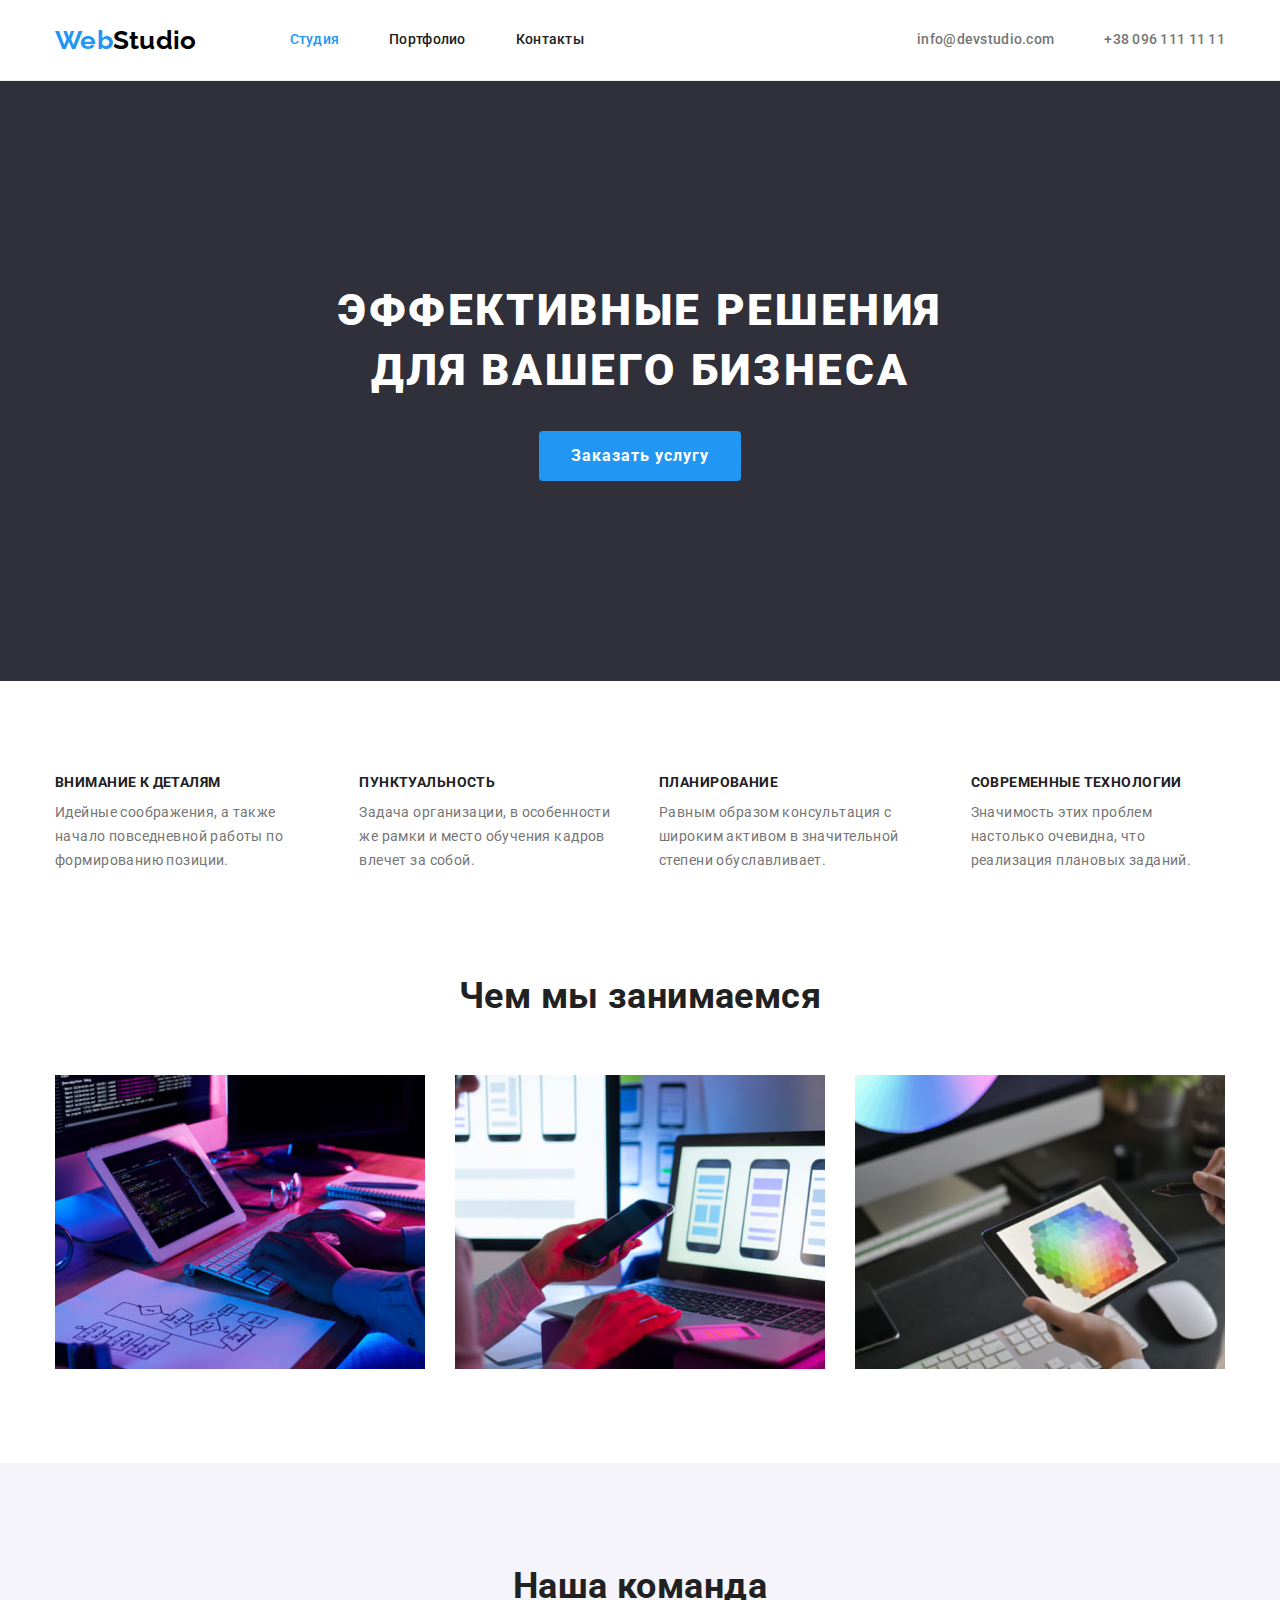
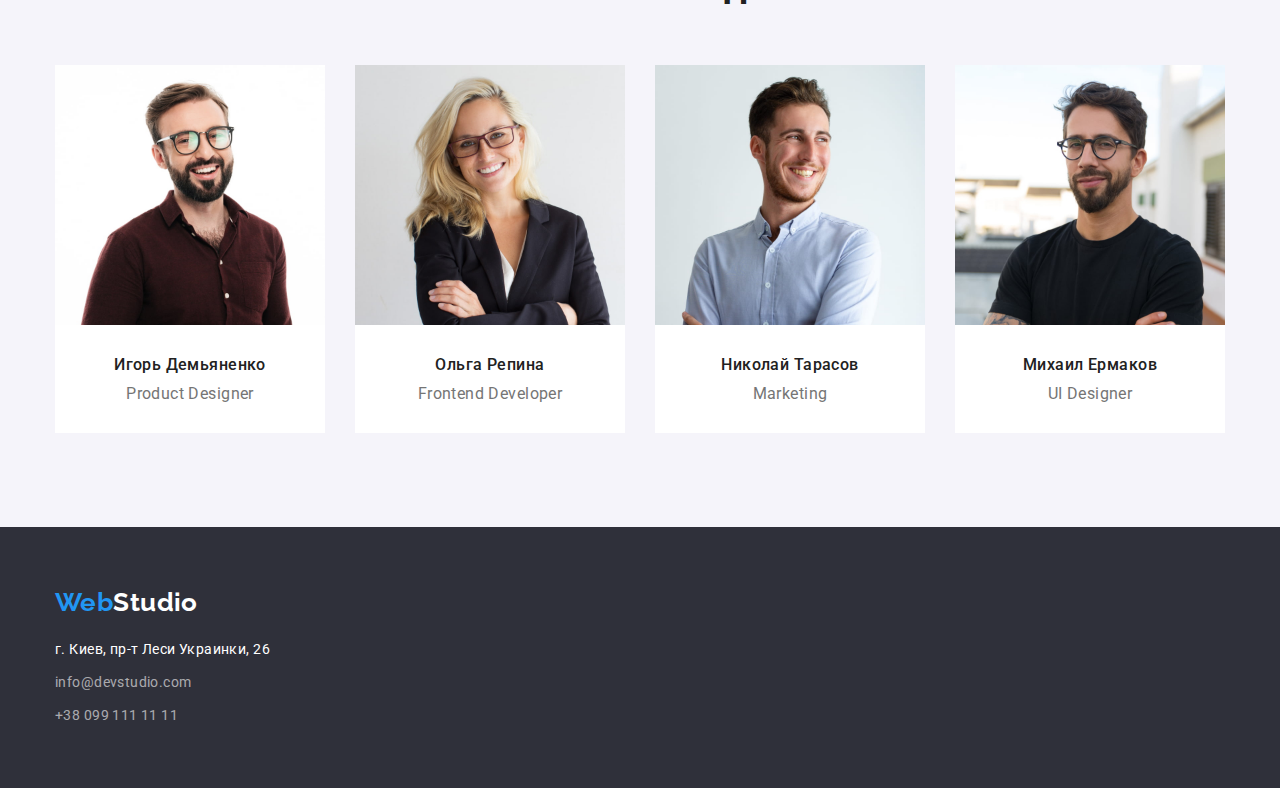
<file: index.html>
<!DOCTYPE html>
<html lang="ru">
  <head>
    <meta charset="UTF-8" />
    <meta http-equiv="X-UA-Compatible" content="IE=edge" />
    <meta name="viewport" content="width=device-width, initial-scale=1.0" />
    <title>WebStudio</title>

    <!--Шрифты-->
    <link rel="preconnect" href="https://fonts.googleapis.com" />
    <link rel="preconnect" href="https://fonts.gstatic.com" crossorigin />
    <link
      href="https://fonts.googleapis.com/css2?family=Raleway:wght@700&family=Roboto:wght@400;500;700;900&display=swap"
      rel="stylesheet"
    />
    <link
      rel="stylesheet"
      href="https://cdnjs.cloudflare.com/ajax/libs/modern-normalize/1.1.0/modern-normalize.min.css"
    />
    <link rel="stylesheet" href="./css/styles.css" />
  </head>

  <body>
    <header class="header">
      <div class="container main-header">
        <nav class="main-nav">
          <a class="header-logo link" href="./index.html" lang="en"
            >Web<span class="header-span">Studio</span></a
          >
          <ul class="site-nav list">
            <li class="item">
              <a class="header-link link current" href="./index.html">Студия</a>
            </li>
            <li class="item">
              <a class="header-link link" href="./portfolio.html">Портфолио</a>
            </li>
            <li class="item">
              <a class="header-link link" href="">Контакты</a>
            </li>
          </ul>
        </nav>
        <ul class="header-contact list">
          <li class="item">
            <a class="headr-mail link" href="mailto:info@devstudio.com"
              >info@devstudio.com</a
            >
          </li>
          <li class="item">
            <a class="headr-tel link" href="tel:+380961111111"
              >+38 096 111 11 11</a
            >
          </li>
        </ul>
      </div>
    </header>

    <main>
      <!--Блок герой-->
      <section class="hero">
        <div class="container">
          <h1 class="hero-title">
            Эффективные решения <br />
            для вашего бизнеса
          </h1>
          <button class="btn pointer" type="button">Заказать услугу</button>
        </div>
      </section>

      <!--Особенности-->
      <section class="section">
        <div class="container">
          <h2 hidden>Особенности</h2>
          <ul class="list-os list">
            <li class="item">
              <h3 class="section-title">Внимание к деталям</h3>
              <p class="text-os">
                Идейные соображения, а также начало повседневной работы по
                формированию позиции.
              </p>
            </li>
            <li class="item">
              <h3 class="section-title">Пунктуальность</h3>
              <p class="text-os">
                Задача организации, в особенности же рамки и место обучения
                кадров влечет за собой.
              </p>
            </li>
            <li class="item">
              <h3 class="section-title">Планирование</h3>
              <p class="text-os">
                Равным образом консультация с широким активом в значительной
                степени обуславливает.
              </p>
            </li>
            <li class="item">
              <h3 class="section-title">Современные технологии</h3>
              <p class="text-os">
                Значимость этих проблем настолько очевидна, что реализация
                плановых заданий.
              </p>
            </li>
          </ul>
        </div>
      </section>

      <!--Чем мы занимаемся-->
      <section class="section-work">
        <div class="container">
          <h2 class="title">Чем мы занимаемся</h2>
          <ul class="list-work list">
            <li class="item">
              <img
                src="./images/img-1.jpg"
                alt="Перенос информации в электронный вид"
                width="370"
                height="294"
              />
            </li>
            <li class="item">
              <img
                src="./images/img-2.jpg"
                alt="Разработка софта и для компьютера и для телефонов "
                width="370"
                height="294"
              />
            </li>
            <li class="item">
              <img
                src="./images/img-3.jpg"
                alt="Изображена диаграмма цвета на планшете"
                width="370"
                height="294"
              />
            </li>
          </ul>
        </div>
      </section>

      <!--Наша команда-->
      <section class="section-comand">
        <div class="container">
          <h2 class="title">Наша команда</h2>
          <ul class="list-comand list">
            <li class="item-comand">
              <img
                src="./images/img-4.jpg"
                alt="Фото Игоря Демьяненко"
                width="270"
                height="260"
              />
              <div class="card-comand">
                <h3 class="name-comand">Игорь Демьяненко</h3>
                <p class="text-comand" lang="en">Product Designer</p>
              </div>
            </li>
            <li class="item-comand">
              <img
                src="./images/img-5.jpg"
                alt="Фото Ольги Репиной"
                width="270"
                height="260"
              />
              <div class="card-comand">
                <h3 class="name-comand">Ольга Репина</h3>
                <p class="text-comand" lang="en">Frontend Developer</p>
              </div>
            </li>
            <li class="item-comand">
              <img
                src="./images/img-6.jpg"
                alt="Фото Николая Тарасова"
                width="270"
                height="260"
              />
              <div class="card-comand">
                <h3 class="name-comand">Николай Тарасов</h3>
                <p class="text-comand" lang="en">Marketing</p>
              </div>
            </li>
            <li class="item-comand">
              <img
                src="./images/img-7.jpg"
                alt="Фото Михаила Ермакова"
                width="270"
                height="260"
              />
              <div class="card-comand">
                <h3 class="name-comand">Михаил Ермаков</h3>
                <p class="text-comand" lang="en">UI Designer</p>
              </div>
            </li>
          </ul>
        </div>
      </section>
    </main>

    <footer class="footer">
      <div class="container">
        <a class="footer-logo link" href="./index.html" lang="en"
          >Web<span class="footer-span">Studio</span></a
        >
        <address>
          <ul class="list">
            <li class="item-footer" >
              <p class="footer-address">г. Киев, пр-т Леси Украинки, 26</p>
            </li>
            <li class="item-footer" >
              <a class="footer-link link" href="mailto:info@devstudio.com"
                >info@devstudio.com</a
              >
            </li>
            <li class="item-footer" >
              <a class="footer-link link" href="tel:+380991111111"
                >+38 099 111 11 11</a
              >
            </li>
          </ul>
        </address>
      </div>
    </footer>
  </body>
</html>
</file>
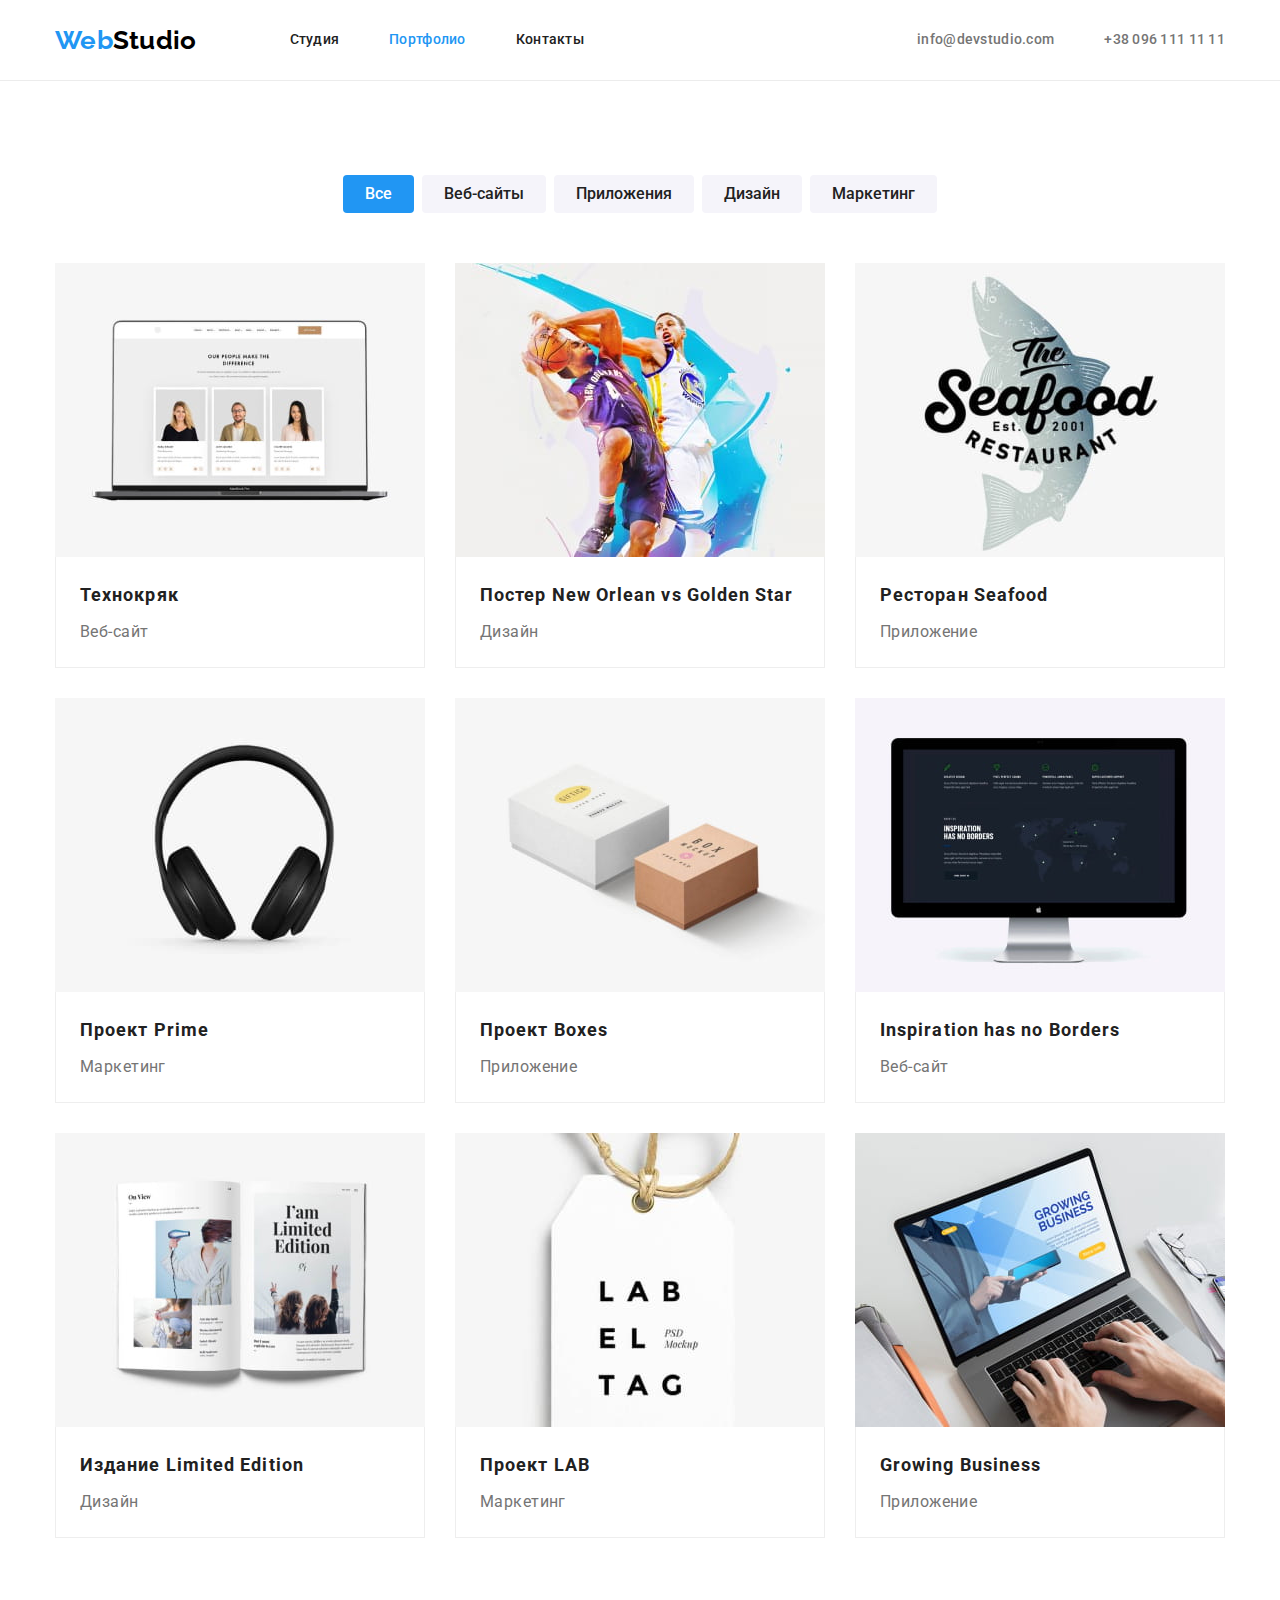
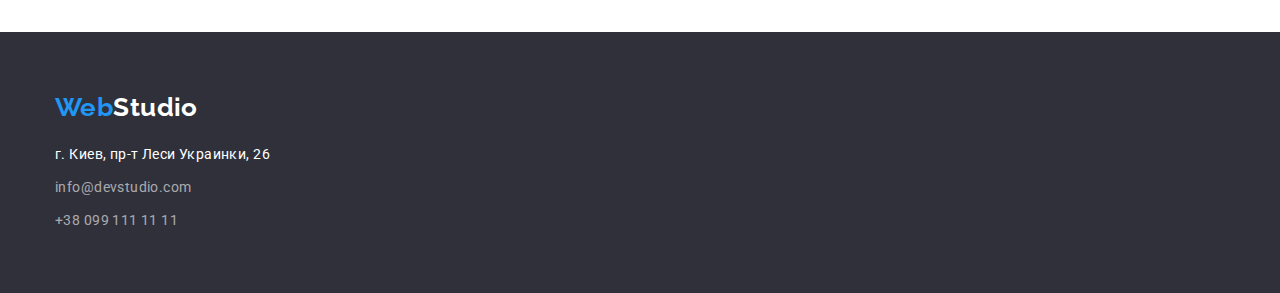
<file: portfolio.html>
<!DOCTYPE html>
<html lang="ru">
  <head>
    <meta charset="UTF-8" />
    <meta http-equiv="X-UA-Compatible" content="IE=edge" />
    <meta name="viewport" content="width=device-width, initial-scale=1.0" />
    <title>WebStudio</title>

    <!--Шрифты-->
    <link rel="preconnect" href="https://fonts.googleapis.com" />
    <link rel="preconnect" href="https://fonts.gstatic.com" crossorigin />
    <link
      href="https://fonts.googleapis.com/css2?family=Raleway:wght@700&family=Roboto:wght@400;500;700;900&display=swap"
      rel="stylesheet"
    />
    <link
      rel="stylesheet"
      href="https://cdnjs.cloudflare.com/ajax/libs/modern-normalize/1.1.0/modern-normalize.min.css"
    />
    <link rel="stylesheet" href="./css/styles.css" />
  </head>

  <body>
    <header class="header">
      <div class="container main-header">
        <nav class="main-nav">
          <a class="header-logo link" href="./index.html" lang="en"
            >Web<span class="header-span">Studio</span></a
          >
          <ul class="site-nav list">
            <li class="item">
              <a class="header-link link" href="./index.html">Студия</a>
            </li>
            <li class="item">
              <a class="header-link link current" href="./portfolio.html"
                >Портфолио</a
              >
            </li>
            <li class="item">
              <a class="header-link link" href="">Контакты</a>
            </li>
          </ul>
        </nav>
        <ul class="header-contact list">
          <li class="item">
            <a class="headr-mail link" href="mailto:info@devstudio.com"
              >info@devstudio.com</a
            >
          </li>
          <li class="item">
            <a class="headr-tel link" href="tel:+380961111111"
              >+38 096 111 11 11</a
            >
          </li>
        </ul>
      </div>
    </header>

    <main>
      <section class="section-port">
        <div class="container">
          <h1 hidden>Портфолио</h1>
          <div class="div-btn">
            <ul class="btn-list list">
              <li class="btn-item">
                <button class="btn-port pointer btn-current" type="button">
                  Все
                </button>
              </li>
              <li class="btn-item">
                <button class="btn-port pointer" type="button">
                  Веб-сайты
                </button>
              </li>
              <li class="btn-item">
                <button class="btn-port pointer" type="button">
                  Приложения
                </button>
              </li>
              <li class="btn-item">
                <button class="btn-port pointer" type="button">Дизайн</button>
              </li>
              <li class="btn-item">
                <button class="btn-port pointer" type="button">
                  Маркетинг
                </button>
              </li>
            </ul>
          </div>
          <ul class="list-port list">
            <li class="item-port">
              <img
                src="./images/img-8.jpg"
                alt="монитор ноутбука с тремя фото людей"
                width="370"
                height="294"
              />
              <div class="card">
                <h2 class="title-port">Технокряк</h2>
                <p class="text-port">Веб-сайт</p>
              </div>
            </li>
            <li class="item-port">
              <img
                src="./images/img-9.jpg"
                alt="два парня играют в баскетбол"
                width="370"
                height="294"
              />
              <div class="card">
                <h2 class="title-port">
                  Постер <span lang="en">New Orlean vs Golden Star</span>
                </h2>
                <p class="text-port">Дизайн</p>
              </div>
            </li>
            <li class="item-port">
              <img
                src="./images/img-10.jpg"
                alt="название ресторана на фоне рыбы"
                width="370"
                height="294"
              />
              <div class="card">
                <h2 class="title-port">
                  Ресторан <span lang="en">Seafood</span>
                </h2>
                <p class="text-port">Приложение</p>
              </div>
            </li>
            <li class="item-port">
              <img
                src="./images/img-11.jpg"
                alt="наушники"
                width="370"
                height="294"
              />
              <div class="card">
                <h2 class="title-port">Проект <span lang="en">Prime</span></h2>
                <p class="text-port">Маркетинг</p>
              </div>
            </li>
            <li class="item-port">
              <img
                src="./images/img-12.jpg"
                alt="две картонные коробки разного цвета и размера"
                width="370"
                height="294"
              />
              <div class="card">
                <h2 class="title-port">Проект <span lang="en">Boxes</span></h2>
                <p class="text-port">Приложение</p>
              </div>
            </li>
            <li class="item-port">
              <img
                src="./images/img-13.jpg"
                alt="монитор с изображением карты мира на темном фоне с текстом"
                width="370"
                height="294"
              />
              <div class="card">
                <h2 class="title-port" lang="en">Inspiration has no Borders</h2>
                <p class="text-port">Веб-сайт</p>
              </div>
            </li>
            <li class="item-port">
              <img
                src="./images/img-14.jpg"
                alt="открытый журнал со статьями  на страницах"
                width="370"
                height="294"
              />
              <div class="card">
                <h2 class="title-port">
                  Издание <span lang="en">Limited Edition</span>
                </h2>
                <p class="text-port">Дизайн</p>
              </div>
            </li>
            <li class="item-port">
              <img
                src="./images/img-15.jpg"
                alt="картонная бирка с надписью на веревке"
                width="370"
                height="294"
              />
              <div class="card">
                <h2 class="title-port">Проект LAB</h2>
                <p class="text-port">Маркетинг</p>
              </div>
            </li>
            <li class="item-port">
              <img
                src="./images/img-16.jpg"
                alt="человек печатает на ноутбуке"
                width="370"
                height="294"
              />
              <div class="card">
                <h2 class="title-port" lang="en">Growing Business</h2>
                <p class="text-port">Приложение</p>
              </div>
            </li>
          </ul>
        </div>
      </section>
    </main>

    <footer class="footer">
      <div class="container">
        <a class="footer-logo link" href="./index.html" lang="en"
          >Web<span class="footer-span">Studio</span></a
        >
        <address>
          <ul class="list">
            <li class="item-footer">
              <p class="footer-address">г. Киев, пр-т Леси Украинки, 26</p>
            </li>
            <li class="item-footer">
              <a class="footer-link link" href="mailto:info@devstudio.com"
                >info@devstudio.com</a
              >
            </li>
            <li class="item-footer">
              <a class="footer-link link" href="tel:+380991111111"
                >+38 099 111 11 11</a
              >
            </li>
          </ul>
        </address>
      </div>
    </footer>
  </body>
</html>
</file>
<file: css/styles.css>
:root {
  --main-txt-color: #212121;
  --secondary-txt-color: #2196f3;
  --third-txt-color: #757575;
  --bg-color-hero: #2f303a;
  --white-color: #ffffff;
  --bg-color-hero-btn: #188ce8;
  --bg-color-comand: #f5f4fa;
  --span-logo-color: #000000;
  --footer-link-color: rgba(255, 255, 255, 0.6);
  --btn-port-bg-color: #f5f4fa;
  --border-card-color: #EEEEEE;
}

body {
  background-color: var(--white-color);
  color: var(--main-txt-color);
  font-family: "Roboto", sans-serif;
  letter-spacing: 0.03em;
  font-size: 14px;
  line-height: 1.7;
}


h1,
h2,
h3,
h4,
h5,
p,
ul {
  padding: 0;
  margin: 0;
}

/* common styles start */
.link {
  text-decoration: none;
}

.list {
  padding: 0;
  margin: 0;
  list-style: none;
}
/* common styles end */

/* -----студия------ */

.container {
  width: 1200px;
  margin-right: auto;
  margin-left: auto;
  padding-right: 15px;
  padding-left: 15px;

  /* outline: 1px solid tomato; */
}

/* хедер */

.header {
  border-bottom: 1px solid #ececec;
  font-weight: 500;
  font-size: 14px;
  line-height: 1.14;
  letter-spacing: 0.02em;
  color: var(--main-txt-color);
}

.header-logo {
  font-family: "Raleway";
  font-style: normal;
  font-weight: 700;
  font-size: 26px;
  line-height: 1.19;
  color: var(--secondary-txt-color);
}

.main-header,
.main-nav {
  display: flex;
  align-items: center;
}

.header-span {
  color: var(--span-logo-color);
}

.site-nav {
  display: flex;
  margin-left: 93px;
}

/* .site-nav .item {
  outline: 1px solid red;
} */

.site-nav .item:not(:last-child) {
  margin-right: 50px;
}

.site-nav .link {
  display: block;
  padding-top: 32px;
  padding-bottom: 32px;

  color: var(--main-txt-color);
}

.header-contact {
  display: flex;
  margin-left: auto;
}

.header-contact .link {
  padding-top: 32px;
  padding-bottom: 32px;
}

.header-contact .item:not(:last-child) {
  margin-right: 50px;
}

.header-link:hover,
.header-link:focus {
  color: var(--secondary-txt-color);
}

.site-nav .link.current {
  color: var(--secondary-txt-color);
}

.headr-tel,
.headr-mail {
  color: var(--third-txt-color);
}

.headr-tel:hover,
.headr-tel:focus,
.headr-mail:hover,
.headr-mail:focus {
  color: var(--secondary-txt-color);
}

/* герой */

.hero {
  height: 600px;
  padding-top: 200px;
  padding-bottom: 200px;

  background-color: var(--bg-color-hero);
  color: var(--white-color);
}

.hero-title {
  margin-bottom: 30px;

  font-weight: 900;
  font-size: 44px;
  line-height: 1.36;
  text-align: center;
  letter-spacing: 0.06em;
  text-transform: uppercase;
}

.hero .btn {
  border: none;
  border-radius: 4px;
  padding-top: 10px;
  padding-right: 32px;
  padding-bottom: 10px;
  padding-left: 32px;
  display: inline-block;
  min-width: 200px;
  text-align: center;
  margin-right: auto;
  margin-left: auto;

  font-family: inherit;
  font-weight: 700;
  font-size: 16px;
  line-height: 1.88;
  display: flex;
  align-items: center;
  text-align: center;
  letter-spacing: 0.06em;

  background-color: var(--secondary-txt-color);
  color: var(--white-color);
}

.hero .btn:hover,
.hero .btn:focus {
  background-color: var(--bg-color-hero-btn);
}

.pointer {
  cursor: pointer;
}
/* особенности */

visually-hidden {
  position: absolute;
  width: 1px;
  height: 1px;
  margin: -1px;
  padding: 0;
  overflow: hidden;
  border: 0;
  clip: rect(0 0 0 0);
}
.section {
  padding-top: 94px;
}
.list-os {
  display: flex;
}

.list-os .item {
  display: block;
  width: calc((100%-90px) / 4);
  margin-right: 30px;
}

.list-os .item:last-child {
  margin-right: 0;
}

.section-title {
  margin-bottom: 10px;

  font-weight: 700;
  font-size: 14px;
  line-height: 1.14;
  text-transform: uppercase;
}

.text-os {
  font-size: 14px;
  line-height: 1.71;
  color: var(--third-txt-color);
}

/* чем мы занимаемся */

.section-work {
  padding-top: 94px;
  padding-bottom: 94px;
}

.list-work {
  display: flex;
}

.list-work .item {
  margin-right: 30px;
}

.list-work .item:last-child {
  margin-right: 0;
}

img {
  display: block;
  height: auto;
}

.title {
  margin-bottom: 50px;

  font-weight: 700;
  font-size: 36px;
  line-height: 1.62;
  text-align: center;
}

/* наша команда */

.section-comand {
  background-color: var(--bg-color-comand);
  padding-top: 94px;
  padding-bottom: 94px;
}

.list-comand {
  display: flex;
}

.item-comand {
  margin-right: 30px;
  background-color: var(--white-color);
}

.item-comand:last-child {
  margin-right: 0;
}

.name-comand {
  margin-bottom: 10px;

  font-weight: 500;
  font-size: 16px;
  line-height: 1.19;
  text-align: center;
}

.text-comand {
  font-size: 16px;
  line-height: 1.19;
  text-align: center;
  color: var(--third-txt-color);
}

.card-comand {
  padding-top: 30px;
  padding-bottom: 30px;
  justify-content: center;
}

/* футер */

.footer {
  padding-top: 60px;
  padding-bottom: 60px;

  background-color: var(--bg-color-hero);
}

.footer-logo {
  display: block;
  margin-bottom: 20px;

  font-family: "Raleway";
  font-style: normal;
  font-weight: 700;
  font-size: 26px;
  line-height: 1.19;
  color: var(--secondary-txt-color);
}

.footer-span {
  color: var(--white-color);
}

.footer-address {
  font-style: normal;
  font-size: 14px;
  line-height: 1.71;
  color: var(--white-color);
}
.list .item-footer {
  margin-bottom: 9px;
}

.list .item-footer:last-child {
  margin-bottom: 0;
}

.footer-link {
  font-weight: 400;
  font-style: normal;
  font-size: 14px;
  line-height: 1.71;
  color: var(--footer-link-color);
}

.footer-link:hover,
.footer-link:focus {
  color: var(--secondary-txt-color);
}

/* ----ПОРТФОЛИО----- */

.section-port {
  padding-top: 94px;
  padding-bottom: 94px;
}
.div-btn {
  margin-bottom: 50px;
}
.btn-list {
  display: flex;
  justify-content: center;
}

.btn-list .btn-item {
  /* border: none; */
}

.btn-list .btn-item:not(:last-child) {
  margin-right: 8px;
}

.btn-list .btn-port {  
  padding-top: 6px;
  padding-right: 22px;
  padding-bottom: 6px;
  padding-left: 22px;
  border-radius: 4px;
  
  border: transparent;
  border-radius: 4px;

  font-family: inherit;
  font-weight: 500;
  font-size: 16px;
  line-height: 1.63;
  text-align: center;
  background-color: var(--btn-port-bg-color);
  color: var(--main-txt-color);
}

.btn-port:hover,
.btn-port:focus { 
  padding-top: 6px;
  padding-right: 22px;
  padding-bottom: 6px;
  padding-left: 22px;
  border-radius: 4px;
  border: none; 
  background-color: var(--secondary-txt-color);
  color: var(--white-color);
}

.btn-list .btn-current {
  padding-top: 6px;
  padding-right: 22px;
  padding-bottom: 6px;
  padding-left: 22px;
  border-radius: 4px;
  border: none;
  background-color: var(--secondary-txt-color);
  color: var(--white-color);
}


.list-port {
  display: flex;
  flex-wrap: wrap;
}

.list-port .item-port {
  width: 370px;
  margin-right: 30px;
  margin-bottom: 30px;
}

  .card {
    padding-top: 20px;
    padding-bottom: 20px;
    padding-left: 24px;
    border-right: 1px solid var(--border-card-color);
    border-bottom: 1px solid var(--border-card-color);
    border-left: 1px solid var(--border-card-color);
  }

  /* background-color: #b8b8bd; */


.list-port .item-port:nth-child(3n) {
  margin-right: 0;
}

.list-port .item-port:nth-last-child(-n + 3) {
  margin-bottom: 0;
}

.title-port {
  margin-bottom: 4px;

  font-weight: 700;
  font-size: 18px;
  line-height: 2;
  letter-spacing: 0.06em;
}

.text-port {
  font-size: 16px;
  line-height: 1.88;
  color: var(--third-txt-color);
}
</file>
